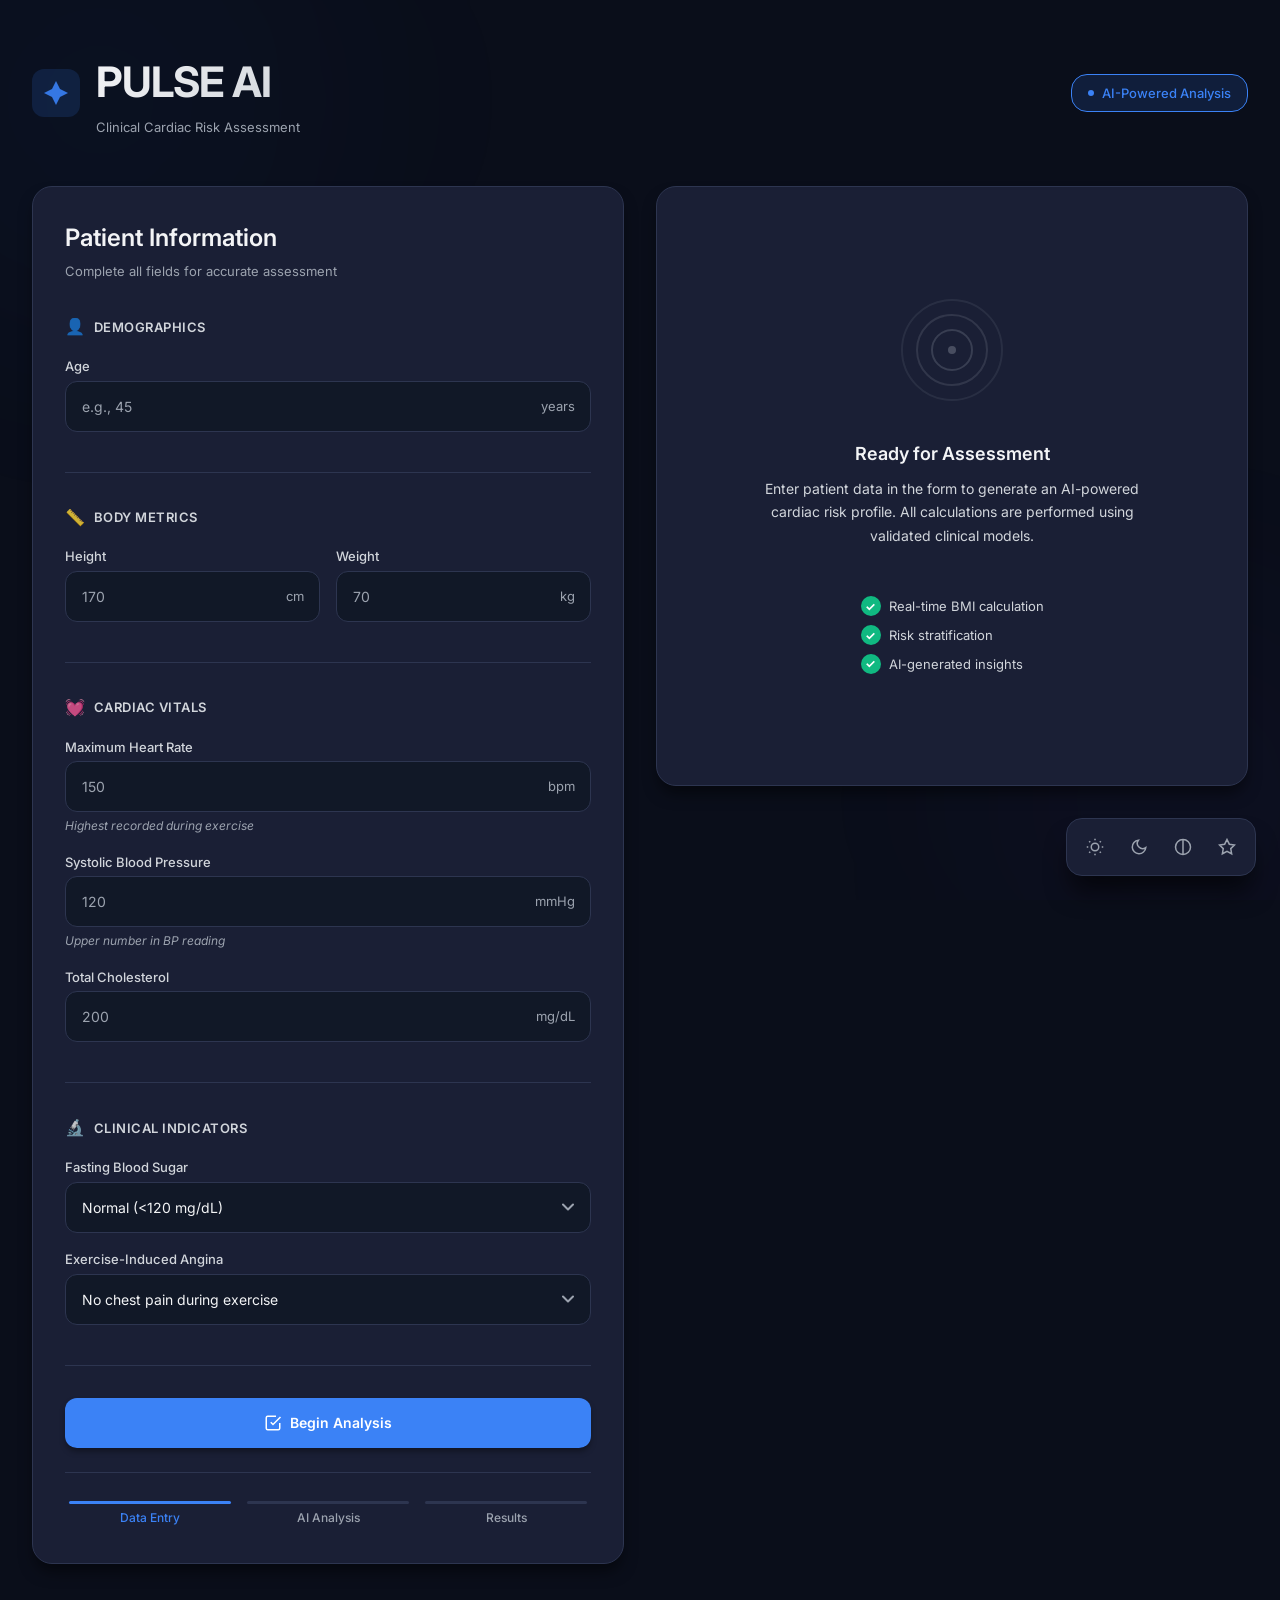
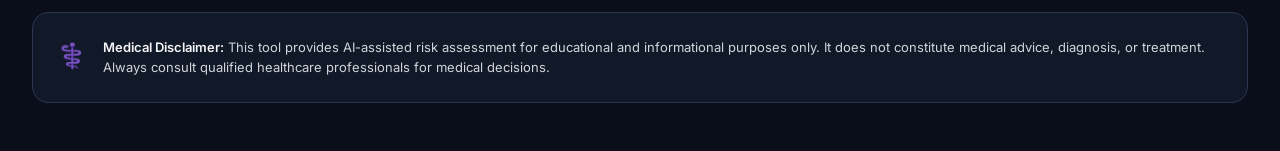
<file: cardiac-risk-system/frontend/index.html>
<!DOCTYPE html>
<html lang="en">
<head>
  <meta charset="UTF-8" />
  <meta name="viewport" content="width=device-width, initial-scale=1.0" />
  <title>PULSE AI - Cardiac Health Assessment</title>
  <link rel="preconnect" href="https://fonts.googleapis.com">
  <link rel="preconnect" href="https://fonts.gstatic.com" crossorigin>
  <link href="https://fonts.googleapis.com/css2?family=Inter:wght@300;400;500;600;700&display=swap" rel="stylesheet">
  <link rel="stylesheet" href="style.css" />
</head>

<body class="theme-dark">
  <!-- Animated Background Ambience -->
  <div class="ambience-layer"></div>

  <div class="container">
    
    <!-- Header -->
    <header class="header">
      <div class="brand">
        <div class="brand-icon">
          <svg width="32" height="32" viewBox="0 0 32 32" fill="none">
            <path d="M16 4L20 12L28 16L20 20L16 28L12 20L4 16L12 12L16 4Z" fill="currentColor" opacity="0.9"/>
          </svg>
        </div>
        <div>
          <h1>PULSE AI</h1>
          <p class="tagline">Clinical Cardiac Risk Assessment</p>
        </div>
      </div>
      <div class="header-badge">
        <span class="badge-dot"></span>
        AI-Powered Analysis
      </div>
    </header>

    <!-- Main Content -->
    <main class="main">
      
      <!-- Input Panel -->
      <section class="input-panel">
        <div class="panel-header">
          <h2>Patient Information</h2>
          <p class="panel-subtitle">Complete all fields for accurate assessment</p>
        </div>

        <form id="healthForm">
          
          <!-- Demographic Section -->
          <div class="form-section">
            <div class="section-label">
              <span class="section-icon">👤</span>
              <span>Demographics</span>
            </div>
            <div class="form-group">
              <label for="age">Age</label>
              <div class="input-wrapper">
                <input id="age" type="number" placeholder="e.g., 45" min="1" max="120" required />
                <span class="input-unit">years</span>
              </div>
            </div>
          </div>

          <!-- Body Metrics Section -->
          <div class="form-section">
            <div class="section-label">
              <span class="section-icon">📏</span>
              <span>Body Metrics</span>
            </div>
            <div class="form-row">
              <div class="form-group">
                <label for="height">Height</label>
                <div class="input-wrapper">
                  <input id="height" type="number" placeholder="170" min="50" max="250" required />
                  <span class="input-unit">cm</span>
                </div>
              </div>
              <div class="form-group">
                <label for="weight">Weight</label>
                <div class="input-wrapper">
                  <input id="weight" type="number" placeholder="70" min="20" max="300" required />
                  <span class="input-unit">kg</span>
                </div>
              </div>
            </div>
          </div>

          <!-- Vital Signs Section -->
          <div class="form-section">
            <div class="section-label">
              <span class="section-icon">💓</span>
              <span>Cardiac Vitals</span>
            </div>
            <div class="form-group">
              <label for="pulse">Maximum Heart Rate</label>
              <div class="input-wrapper">
                <input id="pulse" type="number" placeholder="150" min="40" max="220" required />
                <span class="input-unit">bpm</span>
              </div>
              <span class="field-hint">Highest recorded during exercise</span>
            </div>
            <div class="form-group">
              <label for="bp">Systolic Blood Pressure</label>
              <div class="input-wrapper">
                <input id="bp" type="number" placeholder="120" min="70" max="200" required />
                <span class="input-unit">mmHg</span>
              </div>
              <span class="field-hint">Upper number in BP reading</span>
            </div>
            <div class="form-group">
              <label for="chol">Total Cholesterol</label>
              <div class="input-wrapper">
                <input id="chol" type="number" placeholder="200" min="100" max="400" required />
                <span class="input-unit">mg/dL</span>
              </div>
            </div>
          </div>

          <!-- Clinical Indicators Section -->
          <div class="form-section">
            <div class="section-label">
              <span class="section-icon">🔬</span>
              <span>Clinical Indicators</span>
            </div>
            <div class="form-group">
              <label for="sugar">Fasting Blood Sugar</label>
              <select id="sugar" required>
                <option value="0">Normal (&lt;120 mg/dL)</option>
                <option value="1">Elevated (≥120 mg/dL)</option>
              </select>
            </div>
            <div class="form-group">
              <label for="chest">Exercise-Induced Angina</label>
              <select id="chest" required>
                <option value="0">No chest pain during exercise</option>
                <option value="1">Chest pain during exercise</option>
              </select>
            </div>
          </div>

          <!-- Submit Button -->
          <button type="submit" class="btn-primary">
            <span class="btn-icon">
              <svg width="18" height="18" viewBox="0 0 24 24" fill="none" stroke="currentColor" stroke-width="2">
                <path d="M9 11l3 3L22 4"/>
                <path d="M21 12v7a2 2 0 01-2 2H5a2 2 0 01-2-2V5a2 2 0 012-2h11"/>
              </svg>
            </span>
            <span>Begin Analysis</span>
          </button>

          <!-- Progress Indicator -->
          <div class="form-footer">
            <div class="progress-steps">
              <div class="step active">Data Entry</div>
              <div class="step">AI Analysis</div>
              <div class="step">Results</div>
            </div>
          </div>
        </form>
      </section>

      <!-- Output Panel -->
      <section class="output-panel">
        
        <!-- Idle State -->
        <div id="idleState" class="state">
          <div class="idle-illustration">
            <svg width="120" height="120" viewBox="0 0 120 120" fill="none">
              <circle cx="60" cy="60" r="50" stroke="currentColor" stroke-width="2" opacity="0.2"/>
              <circle cx="60" cy="60" r="35" stroke="currentColor" stroke-width="2" opacity="0.3"/>
              <circle cx="60" cy="60" r="20" stroke="currentColor" stroke-width="2" opacity="0.4"/>
              <circle cx="60" cy="60" r="4" fill="currentColor" opacity="0.6"/>
            </svg>
          </div>
          <h3 class="idle-title">Ready for Assessment</h3>
          <p class="idle-text">
            Enter patient data in the form to generate an AI-powered cardiac risk profile. 
            All calculations are performed using validated clinical models.
          </p>
          <div class="idle-features">
            <div class="feature-item">
              <span class="feature-icon">✓</span>
              <span>Real-time BMI calculation</span>
            </div>
            <div class="feature-item">
              <span class="feature-icon">✓</span>
              <span>Risk stratification</span>
            </div>
            <div class="feature-item">
              <span class="feature-icon">✓</span>
              <span>AI-generated insights</span>
            </div>
          </div>
        </div>

        <!-- Loading State -->
        <div id="loadingState" class="state hidden">
          <div class="loading-container">
            <div class="pulse-loader">
              <span></span><span></span><span></span>
            </div>
            <h3 class="loading-title">Processing Assessment</h3>
            <div class="loading-stages">
              <div class="stage stage-1">Validating patient data</div>
              <div class="stage stage-2">Computing risk factors</div>
              <div class="stage stage-3">Generating AI insights</div>
            </div>
          </div>
        </div>

        <!-- Result State -->
        <div id="resultState" class="state hidden"></div>

      </section>

    </main>

    <!-- Medical Disclaimer -->
    <footer class="disclaimer">
      <div class="disclaimer-icon">⚕️</div>
      <div class="disclaimer-content">
        <strong>Medical Disclaimer:</strong> This tool provides AI-assisted risk assessment for educational and informational purposes only. It does not constitute medical advice, diagnosis, or treatment. Always consult qualified healthcare professionals for medical decisions.
      </div>
    </footer>

  </div>

  <!-- Theme Toggle -->
  <div class="theme-toggle">
    <button onclick="setTheme('light')" title="Light Mode" aria-label="Light Mode">
      <svg width="18" height="18" viewBox="0 0 24 24" fill="none" stroke="currentColor" stroke-width="2">
        <circle cx="12" cy="12" r="5"/>
        <line x1="12" y1="1" x2="12" y2="3"/>
        <line x1="12" y1="21" x2="12" y2="23"/>
        <line x1="4.22" y1="4.22" x2="5.64" y2="5.64"/>
        <line x1="18.36" y1="18.36" x2="19.78" y2="19.78"/>
        <line x1="1" y1="12" x2="3" y2="12"/>
        <line x1="21" y1="12" x2="23" y2="12"/>
        <line x1="4.22" y1="19.78" x2="5.64" y2="18.36"/>
        <line x1="18.36" y1="5.64" x2="19.78" y2="4.22"/>
      </svg>
    </button>
    <button onclick="setTheme('dark')" title="Dark Mode" aria-label="Dark Mode">
      <svg width="18" height="18" viewBox="0 0 24 24" fill="none" stroke="currentColor" stroke-width="2">
        <path d="M21 12.79A9 9 0 1 1 11.21 3 7 7 0 0 0 21 12.79z"/>
      </svg>
    </button>
    <button onclick="setTheme('contrast')" title="High Contrast" aria-label="High Contrast">
      <svg width="18" height="18" viewBox="0 0 24 24" fill="none" stroke="currentColor" stroke-width="2">
        <circle cx="12" cy="12" r="10"/>
        <path d="M12 2v20"/>
      </svg>
    </button>
    <button onclick="setTheme('obsidian')" title="Obsidian Purple" aria-label="Obsidian Purple" class="theme-premium">
      <svg width="18" height="18" viewBox="0 0 24 24" fill="none" stroke="currentColor" stroke-width="2">
        <polygon points="12 2 15.09 8.26 22 9.27 17 14.14 18.18 21.02 12 17.77 5.82 21.02 7 14.14 2 9.27 8.91 8.26 12 2"/>
      </svg>
    </button>
  </div>

  <script src="script.js"></script>
</body>
</html>
</file>
<file: cardiac-risk-system/frontend/style.css>
/* ========================================
   THEME VARIABLES
======================================== */

:root {
  /* Spacing System */
  --space-xs: 4px;
  --space-sm: 8px;
  --space-md: 16px;
  --space-lg: 24px;
  --space-xl: 32px;
  --space-2xl: 48px;
  
  /* Typography */
  --font-xs: 12px;
  --font-sm: 13px;
  --font-base: 14px;
  --font-md: 16px;
  --font-lg: 18px;
  --font-xl: 24px;
  --font-2xl: 32px;
  --font-3xl: 42px;
  
  /* Border Radius */
  --radius-sm: 8px;
  --radius-md: 12px;
  --radius-lg: 16px;
  --radius-xl: 20px;
  
  /* Transitions */
  --transition-fast: 150ms cubic-bezier(0.4, 0, 0.2, 1);
  --transition-base: 250ms cubic-bezier(0.4, 0, 0.2, 1);
  --transition-slow: 400ms cubic-bezier(0.4, 0, 0.2, 1);
}

/* Light Theme */
body.theme-light {
  --bg: #f9fafb;
  --bg-secondary: #f3f4f6;
  --panel: #ffffff;
  --panel-hover: #fafafa;
  --text: #111827;
  --text-secondary: #6b7280;
  --text-muted: #9ca3af;
  --accent: #2563eb;
  --accent-hover: #1d4ed8;
  --accent-light: rgba(37, 99, 235, 0.1);
  --border: #e5e7eb;
  --border-strong: #d1d5db;
  --success: #10b981;
  --warning: #f59e0b;
  --danger: #ef4444;
  --shadow-sm: 0 1px 2px rgba(0, 0, 0, 0.05);
  --shadow-md: 0 4px 6px -1px rgba(0, 0, 0, 0.1);
  --shadow-lg: 0 10px 15px -3px rgba(0, 0, 0, 0.1);
  --shadow-xl: 0 20px 25px -5px rgba(0, 0, 0, 0.1);
  --ambience-color-1: rgba(37, 99, 235, 0.05);
  --ambience-color-2: rgba(139, 92, 246, 0.05);
}

/* Dark Theme */
body.theme-dark {
  --bg: #0a0e1a;
  --bg-secondary: #111827;
  --panel: #1a1f35;
  --panel-hover: #1e2540;
  --text: #f3f4f6;
  --text-secondary: #d1d5db;
  --text-muted: #9ca3af;
  --accent: #3b82f6;
  --accent-hover: #2563eb;
  --accent-light: rgba(59, 130, 246, 0.15);
  --border: #2d3550;
  --border-strong: #3f4a6b;
  --success: #10b981;
  --warning: #f59e0b;
  --danger: #ef4444;
  --shadow-sm: 0 1px 2px rgba(0, 0, 0, 0.3);
  --shadow-md: 0 4px 6px -1px rgba(0, 0, 0, 0.4);
  --shadow-lg: 0 10px 15px -3px rgba(0, 0, 0, 0.5);
  --shadow-xl: 0 20px 25px -5px rgba(0, 0, 0, 0.6);
  --ambience-color-1: rgba(59, 130, 246, 0.08);
  --ambience-color-2: rgba(139, 92, 246, 0.08);
}

/* High Contrast Theme */
body.theme-contrast {
  --bg: #000000;
  --bg-secondary: #0a0a0a;
  --panel: #000000;
  --panel-hover: #1a1a1a;
  --text: #ffffff;
  --text-secondary: #ffffff;
  --text-muted: #cccccc;
  --accent: #ffff00;
  --accent-hover: #ffff33;
  --accent-light: rgba(255, 255, 0, 0.15);
  --border: #ffffff;
  --border-strong: #ffffff;
  --success: #00ff00;
  --warning: #ffaa00;
  --danger: #ff0000;
  --shadow-sm: none;
  --shadow-md: none;
  --shadow-lg: none;
  --shadow-xl: none;
  --ambience-color-1: rgba(255, 255, 0, 0.05);
  --ambience-color-2: rgba(0, 255, 255, 0.05);
}

/* Obsidian Purple Theme (Premium) */
body.theme-obsidian {
  --bg: #0d0a14;
  --bg-secondary: #1a1425;
  --panel: #1f1833;
  --panel-hover: #251e3d;
  --text: #e8e3f5;
  --text-secondary: #c5b8e3;
  --text-muted: #9b8bc4;
  --accent: #a78bfa;
  --accent-hover: #8b5cf6;
  --accent-light: rgba(167, 139, 250, 0.15);
  --border: #3a2d5a;
  --border-strong: #4f3e7a;
  --success: #34d399;
  --warning: #fbbf24;
  --danger: #f87171;
  --shadow-sm: 0 1px 2px rgba(139, 92, 246, 0.1);
  --shadow-md: 0 4px 6px -1px rgba(139, 92, 246, 0.2);
  --shadow-lg: 0 10px 15px -3px rgba(139, 92, 246, 0.3);
  --shadow-xl: 0 20px 25px -5px rgba(139, 92, 246, 0.4);
  --ambience-color-1: rgba(167, 139, 250, 0.08);
  --ambience-color-2: rgba(236, 72, 153, 0.08);
}

/* ========================================
   GLOBAL RESETS & BASE STYLES
======================================== */

* {
  box-sizing: border-box;
  margin: 0;
  padding: 0;
}

body {
  font-family: 'Inter', -apple-system, BlinkMacSystemFont, 'Segoe UI', Roboto, Oxygen, Ubuntu, sans-serif;
  background: var(--bg);
  color: var(--text);
  font-size: var(--font-base);
  line-height: 1.6;
  -webkit-font-smoothing: antialiased;
  -moz-osx-font-smoothing: grayscale;
  min-height: 100vh;
  position: relative;
  overflow-x: hidden;
}

/* ========================================
   ANIMATED BACKGROUND AMBIENCE
======================================== */

.ambience-layer {
  position: fixed;
  top: 0;
  left: 0;
  width: 100%;
  height: 100%;
  pointer-events: none;
  z-index: 0;
  overflow: hidden;
}

.ambience-layer::before,
.ambience-layer::after {
  content: '';
  position: absolute;
  border-radius: 50%;
  filter: blur(120px);
  opacity: 0.6;
  animation: float 20s ease-in-out infinite;
}

.ambience-layer::before {
  width: 600px;
  height: 600px;
  background: radial-gradient(circle, var(--ambience-color-1), transparent);
  top: -200px;
  left: -200px;
  animation-delay: 0s;
}

.ambience-layer::after {
  width: 500px;
  height: 500px;
  background: radial-gradient(circle, var(--ambience-color-2), transparent);
  bottom: -150px;
  right: -150px;
  animation-delay: 5s;
  animation-duration: 25s;
}

@keyframes float {
  0%, 100% {
    transform: translate(0, 0) scale(1);
  }
  25% {
    transform: translate(50px, -50px) scale(1.1);
  }
  50% {
    transform: translate(-30px, 30px) scale(0.9);
  }
  75% {
    transform: translate(40px, 20px) scale(1.05);
  }
}

/* ========================================
   LAYOUT CONTAINER
======================================== */

.container {
  max-width: 1280px;
  margin: 0 auto;
  padding: var(--space-2xl) var(--space-xl);
  position: relative;
  z-index: 1;
}

@media (max-width: 768px) {
  .container {
    padding: var(--space-lg) var(--space-md);
  }
}

/* ========================================
   HEADER
======================================== */

.header {
  display: flex;
  justify-content: space-between;
  align-items: center;
  margin-bottom: var(--space-2xl);
  flex-wrap: wrap;
  gap: var(--space-md);
}

.brand {
  display: flex;
  align-items: center;
  gap: var(--space-md);
}

.brand-icon {
  width: 48px;
  height: 48px;
  display: flex;
  align-items: center;
  justify-content: center;
  background: var(--accent-light);
  border-radius: var(--radius-md);
  color: var(--accent);
}

.brand h1 {
  font-size: var(--font-3xl);
  font-weight: 700;
  letter-spacing: -1px;
  margin: 0;
  background: linear-gradient(135deg, var(--text) 0%, var(--text-secondary) 100%);
  -webkit-background-clip: text;
  -webkit-text-fill-color: transparent;
  background-clip: text;
}

.tagline {
  font-size: var(--font-sm);
  color: var(--text-muted);
  margin-top: 2px;
}

.header-badge {
  display: flex;
  align-items: center;
  gap: var(--space-sm);
  padding: var(--space-sm) var(--space-md);
  background: var(--accent-light);
  border: 1px solid var(--accent);
  border-radius: var(--radius-lg);
  font-size: var(--font-sm);
  font-weight: 500;
  color: var(--accent);
}

.badge-dot {
  width: 6px;
  height: 6px;
  background: var(--accent);
  border-radius: 50%;
  animation: pulse-dot 2s ease-in-out infinite;
}

@keyframes pulse-dot {
  0%, 100% {
    opacity: 1;
    transform: scale(1);
  }
  50% {
    opacity: 0.5;
    transform: scale(1.3);
  }
}

/* ========================================
   MAIN LAYOUT
======================================== */

.main {
  display: grid;
  grid-template-columns: 1fr 1fr;
  gap: var(--space-xl);
  align-items: start;
}

@media (max-width: 1024px) {
  .main {
    grid-template-columns: 1fr;
  }
}

/* ========================================
   PANELS
======================================== */

.input-panel,
.output-panel {
  background: var(--panel);
  border: 1px solid var(--border);
  border-radius: var(--radius-xl);
  padding: var(--space-xl);
  box-shadow: var(--shadow-lg);
  transition: all var(--transition-base);
}

.input-panel {
  position: sticky;
  top: var(--space-lg);
}

.panel-header {
  margin-bottom: var(--space-xl);
}

.panel-header h2 {
  font-size: var(--font-xl);
  font-weight: 600;
  margin-bottom: var(--space-xs);
  color: var(--text);
}

.panel-subtitle {
  font-size: var(--font-sm);
  color: var(--text-muted);
}

/* ========================================
   FORM SECTIONS
======================================== */

.form-section {
  margin-bottom: var(--space-xl);
  padding-bottom: var(--space-lg);
  border-bottom: 1px solid var(--border);
}

.form-section:last-of-type {
  border-bottom: none;
  margin-bottom: var(--space-lg);
}

.section-label {
  display: flex;
  align-items: center;
  gap: var(--space-sm);
  font-size: var(--font-sm);
  font-weight: 600;
  color: var(--text-secondary);
  text-transform: uppercase;
  letter-spacing: 0.5px;
  margin-bottom: var(--space-md);
}

.section-icon {
  font-size: var(--font-md);
  opacity: 0.8;
}

/* ========================================
   FORM GROUPS
======================================== */

.form-group {
  margin-bottom: var(--space-md);
}

.form-row {
  display: grid;
  grid-template-columns: 1fr 1fr;
  gap: var(--space-md);
}

@media (max-width: 640px) {
  .form-row {
    grid-template-columns: 1fr;
  }
}

label {
  display: block;
  font-size: var(--font-sm);
  font-weight: 500;
  color: var(--text-secondary);
  margin-bottom: var(--space-xs);
}

.input-wrapper {
  position: relative;
  display: flex;
  align-items: center;
}

input,
select {
  width: 100%;
  padding: var(--space-md);
  padding-right: 60px;
  border: 1px solid var(--border);
  border-radius: var(--radius-md);
  background: var(--bg-secondary);
  color: var(--text);
  font-size: var(--font-base);
  font-family: inherit;
  transition: all var(--transition-fast);
  outline: none;
}

input:focus,
select:focus {
  border-color: var(--accent);
  background: var(--panel);
  box-shadow: 0 0 0 3px var(--accent-light);
}

input::placeholder {
  color: var(--text-muted);
}

.input-unit {
  position: absolute;
  right: var(--space-md);
  font-size: var(--font-sm);
  color: var(--text-muted);
  pointer-events: none;
}

.field-hint {
  display: block;
  margin-top: var(--space-xs);
  font-size: var(--font-xs);
  color: var(--text-muted);
  font-style: italic;
}

select {
  padding-right: var(--space-md);
  cursor: pointer;
  appearance: none;
  background-image: url("data:image/svg+xml,%3Csvg width='12' height='8' viewBox='0 0 12 8' fill='none' xmlns='http://www.w3.org/2000/svg'%3E%3Cpath d='M1 1.5L6 6.5L11 1.5' stroke='%239ca3af' stroke-width='2' stroke-linecap='round' stroke-linejoin='round'/%3E%3C/svg%3E");
  background-repeat: no-repeat;
  background-position: right 16px center;
}

/* ========================================
   BUTTONS
======================================== */

.btn-primary {
  width: 100%;
  display: flex;
  align-items: center;
  justify-content: center;
  gap: var(--space-sm);
  padding: var(--space-md) var(--space-lg);
  border: none;
  border-radius: var(--radius-md);
  background: var(--accent);
  color: white;
  font-size: var(--font-base);
  font-weight: 600;
  font-family: inherit;
  cursor: pointer;
  transition: all var(--transition-fast);
  box-shadow: var(--shadow-md);
}

.btn-primary:hover {
  background: var(--accent-hover);
  transform: translateY(-1px);
  box-shadow: var(--shadow-lg);
}

.btn-primary:active {
  transform: translateY(0);
}

.btn-icon {
  display: flex;
  align-items: center;
}

/* ========================================
   FORM FOOTER & PROGRESS
======================================== */

.form-footer {
  margin-top: var(--space-lg);
  padding-top: var(--space-lg);
  border-top: 1px solid var(--border);
}

.progress-steps {
  display: flex;
  justify-content: space-between;
  gap: var(--space-sm);
}

.step {
  flex: 1;
  text-align: center;
  padding: var(--space-xs);
  font-size: var(--font-xs);
  color: var(--text-muted);
  position: relative;
  font-weight: 500;
}

.step::before {
  content: '';
  display: block;
  width: 100%;
  height: 3px;
  background: var(--border);
  border-radius: 2px;
  margin-bottom: var(--space-xs);
  transition: background var(--transition-base);
}

.step.active {
  color: var(--accent);
}

.step.active::before {
  background: var(--accent);
}

/* ========================================
   OUTPUT PANEL STATES
======================================== */

.output-panel {
  min-height: 600px;
  display: flex;
  align-items: center;
  justify-content: center;
}

.state {
  width: 100%;
  text-align: center;
  opacity: 1;
  transform: translateY(0);
  transition: opacity var(--transition-base), transform var(--transition-base);
}

.state.hidden {
  display: none;
  opacity: 0;
  transform: translateY(20px);
}

/* ========================================
   IDLE STATE
======================================== */

.idle-illustration {
  margin-bottom: var(--space-lg);
  color: var(--text-muted);
  opacity: 0.6;
}

.idle-illustration svg {
  animation: rotate-slow 20s linear infinite;
}

@keyframes rotate-slow {
  from {
    transform: rotate(0deg);
  }
  to {
    transform: rotate(360deg);
  }
}

.idle-title {
  font-size: var(--font-lg);
  font-weight: 600;
  color: var(--text);
  margin-bottom: var(--space-sm);
}

.idle-text {
  font-size: var(--font-base);
  color: var(--text-secondary);
  line-height: 1.7;
  max-width: 400px;
  margin: 0 auto var(--space-lg);
}

.idle-features {
  display: inline-block;
  text-align: left;
  margin-top: var(--space-lg);
}

.feature-item {
  display: flex;
  align-items: center;
  gap: var(--space-sm);
  margin-bottom: var(--space-sm);
  font-size: var(--font-sm);
  color: var(--text-secondary);
}

.feature-icon {
  display: flex;
  align-items: center;
  justify-content: center;
  width: 20px;
  height: 20px;
  background: var(--success);
  color: white;
  border-radius: 50%;
  font-size: 12px;
  font-weight: bold;
}

/* ========================================
   LOADING STATE
======================================== */

.loading-container {
  padding: var(--space-xl);
}

.pulse-loader {
  display: flex;
  justify-content: center;
  gap: var(--space-sm);
  margin-bottom: var(--space-lg);
}

.pulse-loader span {
  width: 12px;
  height: 12px;
  background: var(--accent);
  border-radius: 50%;
  animation: pulse-wave 1.4s ease-in-out infinite;
}

.pulse-loader span:nth-child(2) {
  animation-delay: 0.2s;
}

.pulse-loader span:nth-child(3) {
  animation-delay: 0.4s;
}

@keyframes pulse-wave {
  0%, 100% {
    transform: scale(0.8);
    opacity: 0.5;
  }
  50% {
    transform: scale(1.3);
    opacity: 1;
  }
}

.loading-title {
  font-size: var(--font-lg);
  font-weight: 600;
  color: var(--text);
  margin-bottom: var(--space-lg);
}

.loading-stages {
  display: flex;
  flex-direction: column;
  gap: var(--space-md);
  max-width: 320px;
  margin: 0 auto;
}

.stage {
  padding: var(--space-md);
  background: var(--bg-secondary);
  border: 1px solid var(--border);
  border-radius: var(--radius-md);
  font-size: var(--font-sm);
  color: var(--text-muted);
  opacity: 0;
  transform: translateX(-20px);
  animation: stage-reveal 0.5s ease forwards;
}

.stage-1 {
  animation-delay: 0.3s;
}

.stage-2 {
  animation-delay: 0.6s;
}

.stage-3 {
  animation-delay: 0.9s;
}

@keyframes stage-reveal {
  to {
    opacity: 1;
    transform: translateX(0);
  }
}

/* ========================================
   RESULT STATE (Dynamic Content)
======================================== */

#resultState h2 {
  font-size: var(--font-xl);
  font-weight: 700;
  margin-bottom: var(--space-lg);
  color: var(--text);
  text-align: center;
}

#resultState p {
  display: flex;
  justify-content: space-between;
  align-items: center;
  padding: var(--space-md);
  margin-bottom: var(--space-sm);
  background: var(--bg-secondary);
  border: 1px solid var(--border);
  border-radius: var(--radius-md);
  font-size: var(--font-base);
}

#resultState strong {
  font-weight: 600;
  color: var(--text-secondary);
}

.risk-visual {
  margin: var(--space-xl) 0;
  display: flex;
  justify-content: center;
  align-items: center;
}

canvas {
  max-width: 200px;
  filter: drop-shadow(0 4px 12px rgba(0, 0, 0, 0.15));
}

/* AI Advice Styling */
.ai-loader {
  width: 40px;
  height: 40px;
  border: 3px solid var(--border);
  border-top: 3px solid var(--accent);
  border-radius: 50%;
  animation: spin 1s linear infinite;
  margin: var(--space-md) auto;
}

@keyframes spin {
  to {
    transform: rotate(360deg);
  }
}

.ai-advice {
  padding: var(--space-lg);
  background: var(--accent-light);
  border: 1px solid var(--accent);
  border-radius: var(--radius-lg);
  text-align: left;
  animation: advice-appear 0.6s ease;
  box-shadow: 0 0 0 0 var(--accent);
}

.ai-advice p {
  background: transparent;
  border: none;
  padding: 0;
  margin: 0;
  display: block;
  line-height: 1.7;
  color: var(--text);
}

@keyframes advice-appear {
  from {
    opacity: 0;
    transform: translateY(10px);
  }
  to {
    opacity: 1;
    transform: translateY(0);
  }
}

/* ========================================
   DISCLAIMER
======================================== */

.disclaimer {
  margin-top: var(--space-2xl);
  padding: var(--space-lg);
  background: var(--bg-secondary);
  border: 1px solid var(--border);
  border-radius: var(--radius-lg);
  display: flex;
  gap: var(--space-md);
  align-items: flex-start;
}

.disclaimer-icon {
  font-size: var(--font-xl);
  flex-shrink: 0;
}

.disclaimer-content {
  font-size: var(--font-sm);
  color: var(--text-secondary);
  line-height: 1.6;
}

.disclaimer-content strong {
  color: var(--text);
  font-weight: 600;
}

/* ========================================
   THEME TOGGLE
======================================== */

.theme-toggle {
  position: fixed;
  bottom: var(--space-lg);
  right: var(--space-lg);
  display: flex;
  gap: var(--space-xs);
  background: var(--panel);
  border: 1px solid var(--border);
  padding: var(--space-sm);
  border-radius: var(--radius-lg);
  box-shadow: var(--shadow-xl);
  z-index: 1000;
}

.theme-toggle button {
  width: 40px;
  height: 40px;
  display: flex;
  align-items: center;
  justify-content: center;
  background: transparent;
  border: none;
  border-radius: var(--radius-sm);
  color: var(--text-muted);
  cursor: pointer;
  transition: all var(--transition-fast);
}

.theme-toggle button:hover {
  background: var(--accent-light);
  color: var(--accent);
  transform: scale(1.1);
}

.theme-toggle button.theme-premium:hover {
  background: linear-gradient(135deg, rgba(167, 139, 250, 0.2), rgba(236, 72, 153, 0.2));
  color: #a78bfa;
}

@media (max-width: 640px) {
  .theme-toggle {
    bottom: var(--space-md);
    right: var(--space-md);
  }
}

/* ========================================
   RESPONSIVE ADJUSTMENTS
======================================== */

@media (max-width: 1024px) {
  .input-panel {
    position: relative;
    top: 0;
  }
  
  .output-panel {
    min-height: 400px;
  }
}

@media (max-width: 640px) {
  .header {
    flex-direction: column;
    align-items: flex-start;
  }
  
  .brand h1 {
    font-size: var(--font-2xl);
  }
  
  .panel-header h2 {
    font-size: var(--font-lg);
  }
  
  .input-panel,
  .output-panel {
    padding: var(--space-lg);
  }
}

/* ========================================
   ACCESSIBILITY
======================================== */

@media (prefers-reduced-motion: reduce) {
  *,
  *::before,
  *::after {
    animation-duration: 0.01ms !important;
    animation-iteration-count: 1 !important;
    transition-duration: 0.01ms !important;
  }
}

/* Focus visible for keyboard navigation */
*:focus-visible {
  outline: 2px solid var(--accent);
  outline-offset: 2px;
}

button:focus-visible {
  outline-offset: 4px;
}
</file>
